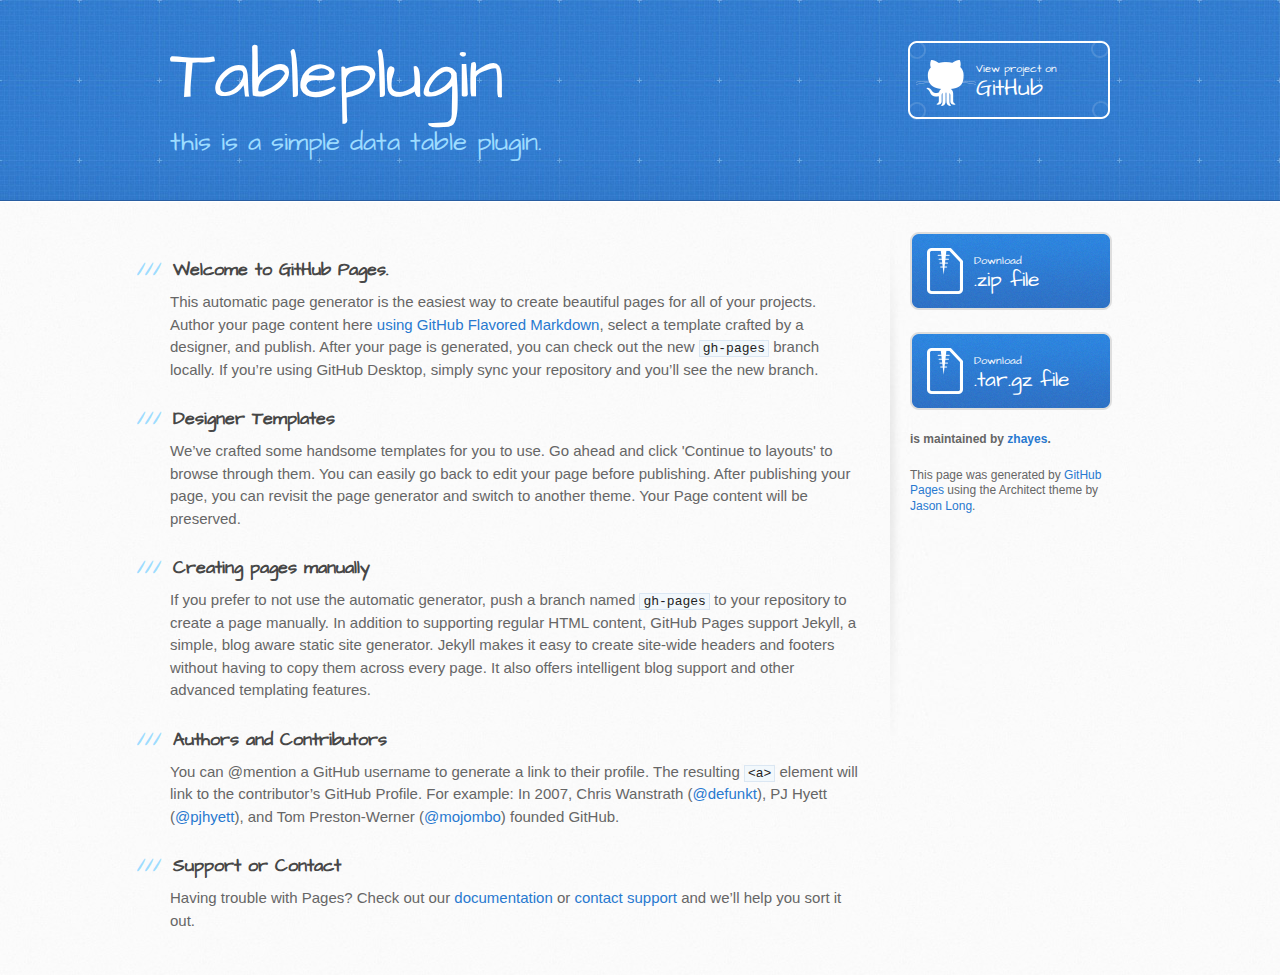
<file: index.html>
<!DOCTYPE html>
<html>
  <head>
    <meta charset='utf-8'>
    <meta http-equiv="X-UA-Compatible" content="chrome=1">
    <meta name="viewport" content="width=device-width, initial-scale=1, maximum-scale=1">
    <link href='https://fonts.googleapis.com/css?family=Architects+Daughter' rel='stylesheet' type='text/css'>
    <link rel="stylesheet" type="text/css" href="stylesheets/stylesheet.css" media="screen">
    <link rel="stylesheet" type="text/css" href="stylesheets/github-light.css" media="screen">
    <link rel="stylesheet" type="text/css" href="stylesheets/print.css" media="print">

    <!--[if lt IE 9]>
    <script src="//html5shiv.googlecode.com/svn/trunk/html5.js"></script>
    <![endif]-->

    <title>Tableplugin by zhayes</title>
  </head>

  <body>
    <header>
      <div class="inner">
        <h1>Tableplugin</h1>
        <h2>this is a simple data table plugin.</h2>
        <a href="https://github.com/zhayes/TablePlugin" class="button"><small>View project on</small> GitHub</a>
      </div>
    </header>

    <div id="content-wrapper">
      <div class="inner clearfix">
        <section id="main-content">
          <h3>
<a id="welcome-to-github-pages" class="anchor" href="#welcome-to-github-pages" aria-hidden="true"><span aria-hidden="true" class="octicon octicon-link"></span></a>Welcome to GitHub Pages.</h3>

<p>This automatic page generator is the easiest way to create beautiful pages for all of your projects. Author your page content here <a href="https://guides.github.com/features/mastering-markdown/">using GitHub Flavored Markdown</a>, select a template crafted by a designer, and publish. After your page is generated, you can check out the new <code>gh-pages</code> branch locally. If you’re using GitHub Desktop, simply sync your repository and you’ll see the new branch.</p>

<h3>
<a id="designer-templates" class="anchor" href="#designer-templates" aria-hidden="true"><span aria-hidden="true" class="octicon octicon-link"></span></a>Designer Templates</h3>

<p>We’ve crafted some handsome templates for you to use. Go ahead and click 'Continue to layouts' to browse through them. You can easily go back to edit your page before publishing. After publishing your page, you can revisit the page generator and switch to another theme. Your Page content will be preserved.</p>

<h3>
<a id="creating-pages-manually" class="anchor" href="#creating-pages-manually" aria-hidden="true"><span aria-hidden="true" class="octicon octicon-link"></span></a>Creating pages manually</h3>

<p>If you prefer to not use the automatic generator, push a branch named <code>gh-pages</code> to your repository to create a page manually. In addition to supporting regular HTML content, GitHub Pages support Jekyll, a simple, blog aware static site generator. Jekyll makes it easy to create site-wide headers and footers without having to copy them across every page. It also offers intelligent blog support and other advanced templating features.</p>

<h3>
<a id="authors-and-contributors" class="anchor" href="#authors-and-contributors" aria-hidden="true"><span aria-hidden="true" class="octicon octicon-link"></span></a>Authors and Contributors</h3>

<p>You can @mention a GitHub username to generate a link to their profile. The resulting <code>&lt;a&gt;</code> element will link to the contributor’s GitHub Profile. For example: In 2007, Chris Wanstrath (<a href="https://github.com/defunkt" class="user-mention">@defunkt</a>), PJ Hyett (<a href="https://github.com/pjhyett" class="user-mention">@pjhyett</a>), and Tom Preston-Werner (<a href="https://github.com/mojombo" class="user-mention">@mojombo</a>) founded GitHub.</p>

<h3>
<a id="support-or-contact" class="anchor" href="#support-or-contact" aria-hidden="true"><span aria-hidden="true" class="octicon octicon-link"></span></a>Support or Contact</h3>

<p>Having trouble with Pages? Check out our <a href="https://help.github.com/pages">documentation</a> or <a href="https://github.com/contact">contact support</a> and we’ll help you sort it out.</p>
        </section>

        <aside id="sidebar">
          <a href="https://github.com/zhayes/TablePlugin/zipball/master" class="button">
            <small>Download</small>
            .zip file
          </a>
          <a href="https://github.com/zhayes/TablePlugin/tarball/master" class="button">
            <small>Download</small>
            .tar.gz file
          </a>

          <p class="repo-owner"><a href="https://github.com/zhayes/TablePlugin"></a> is maintained by <a href="https://github.com/zhayes">zhayes</a>.</p>

          <p>This page was generated by <a href="https://pages.github.com">GitHub Pages</a> using the Architect theme by <a href="https://twitter.com/jasonlong">Jason Long</a>.</p>
        </aside>
      </div>
    </div>

  
  </body>
</html>
</file>
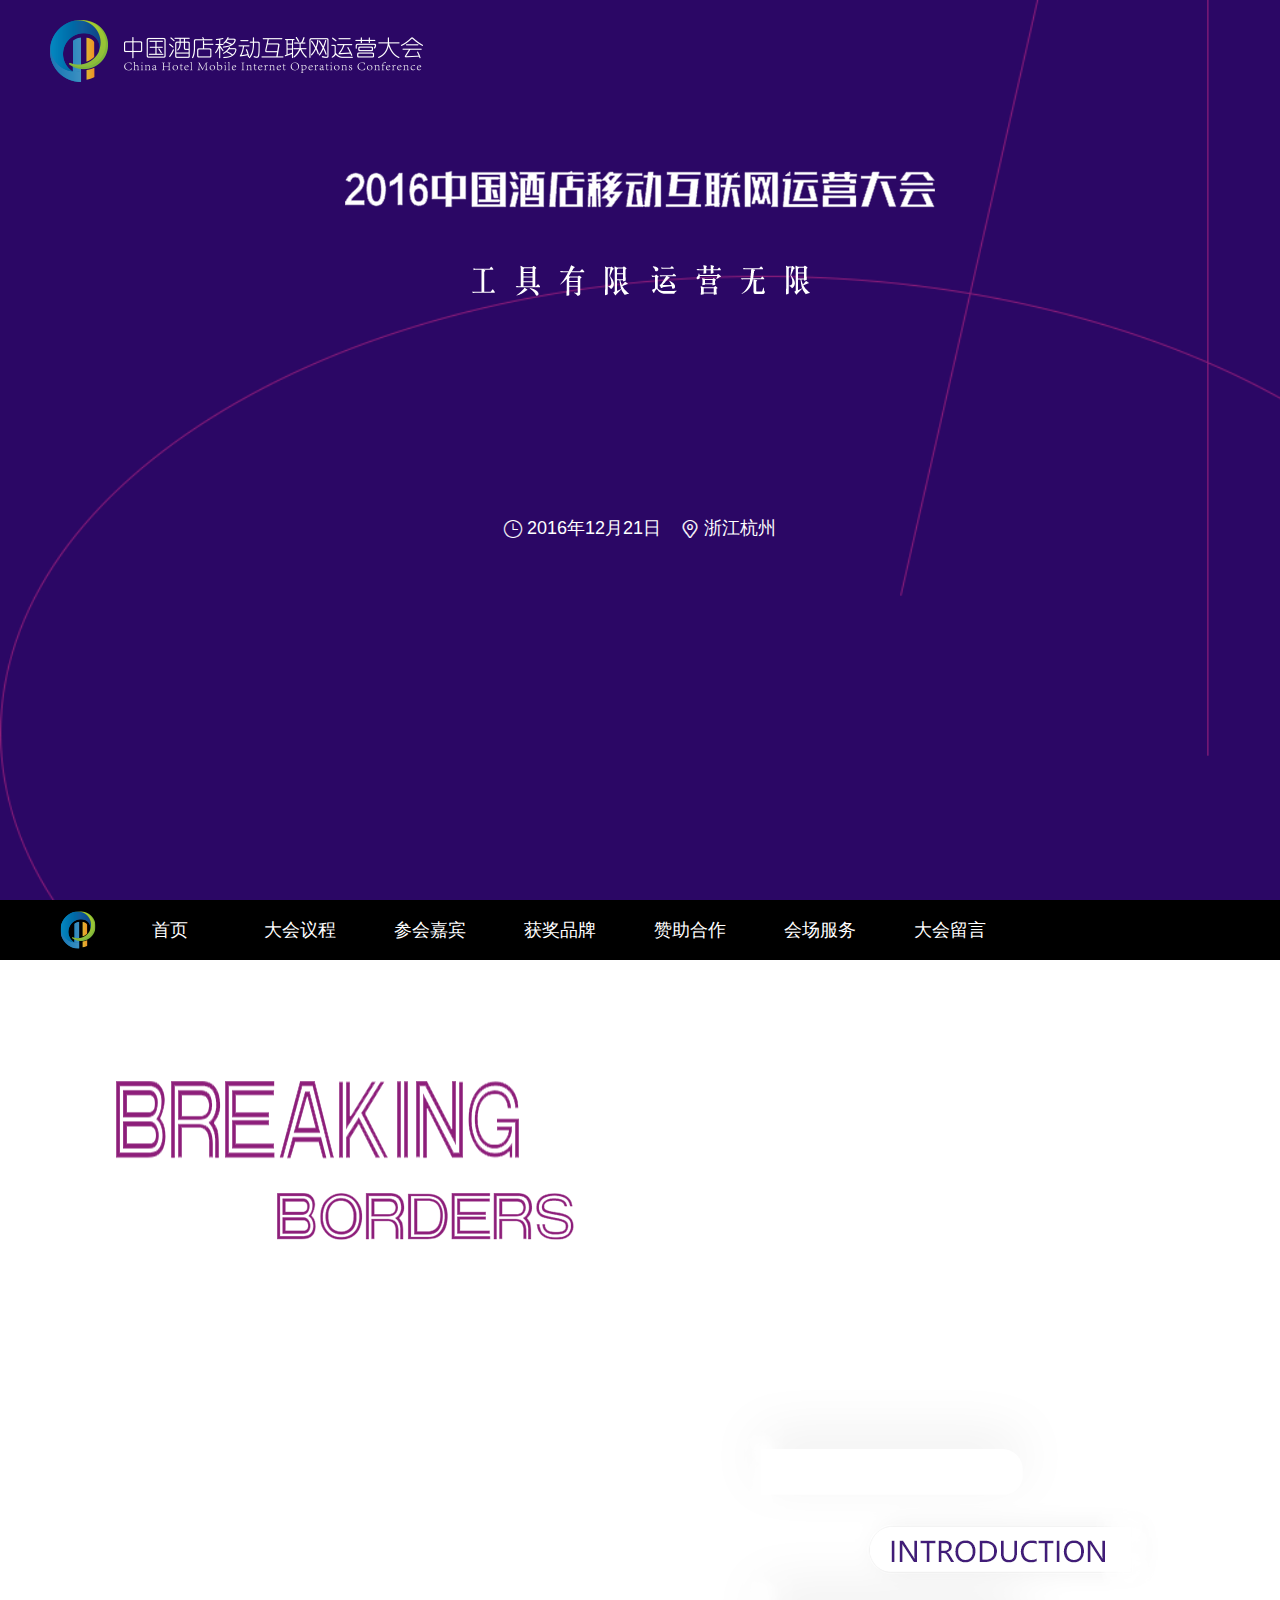
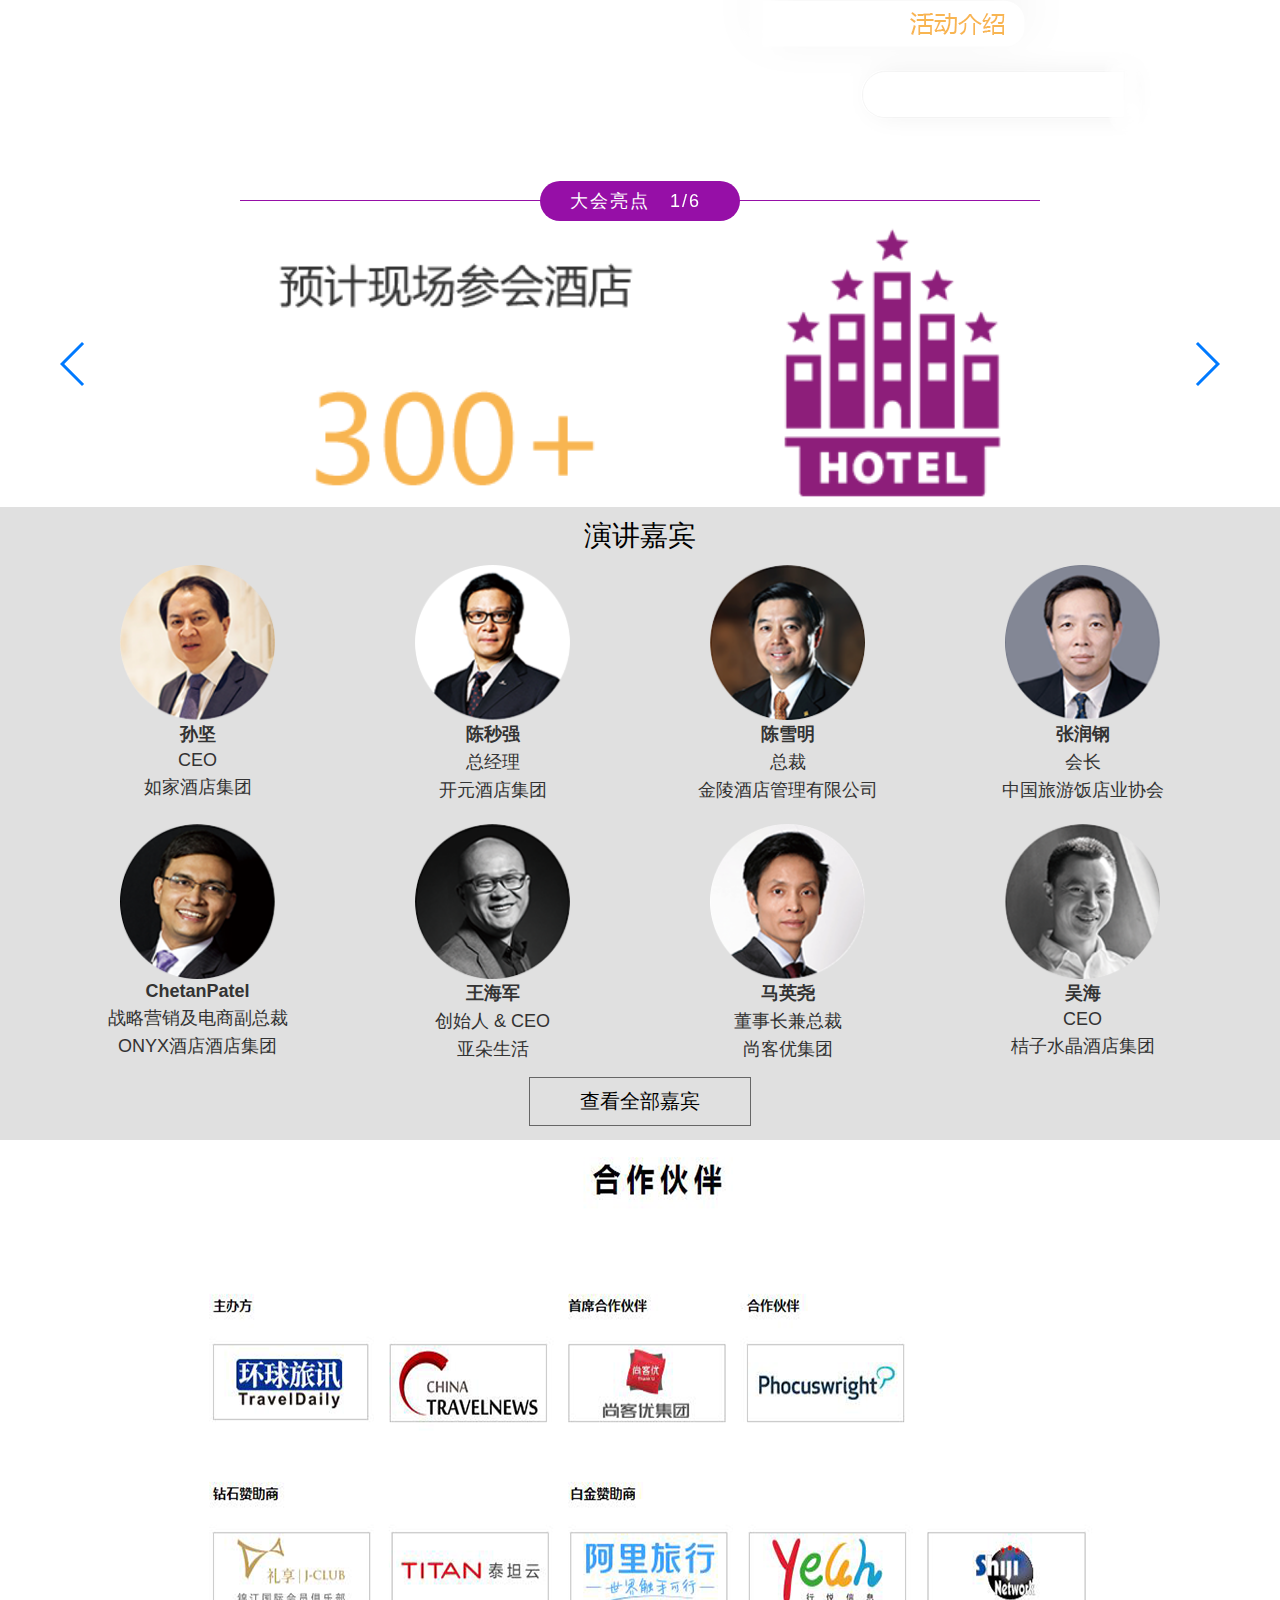
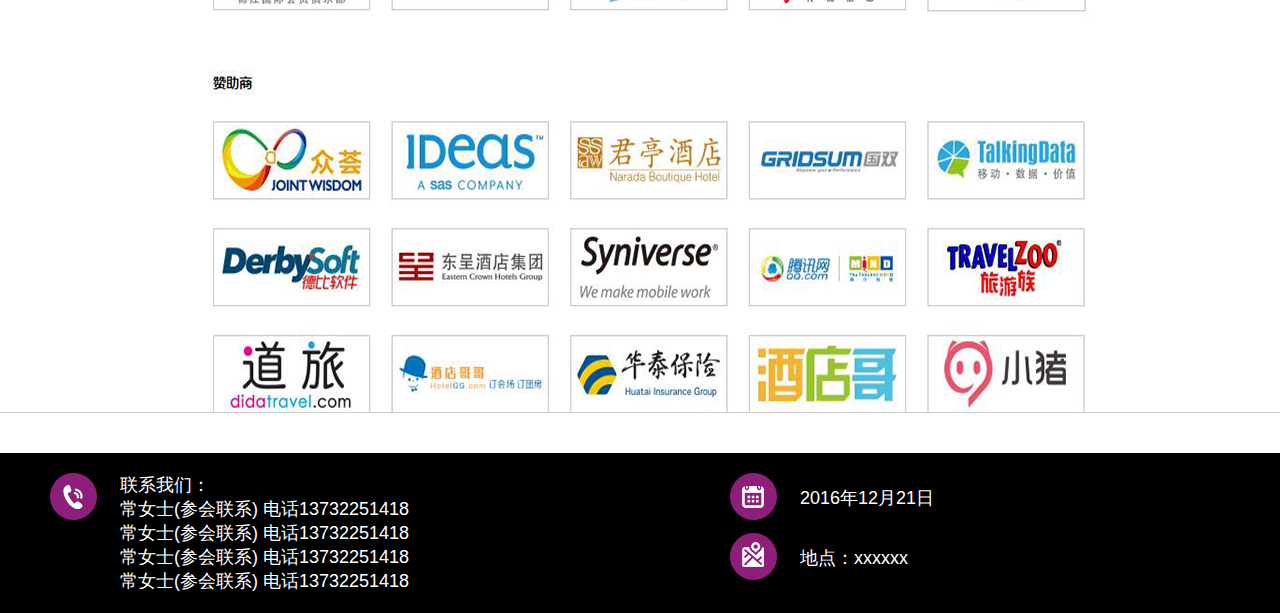
<file: HotelConference/index.html>
<!DOCTYPE html>
<html lang="en">
<head>
    <meta charset="UTF-8">
    <title>Title</title>
    <link rel="stylesheet" href="css/common.css">
    <link rel="stylesheet" href="css/index.css">
    <link rel="stylesheet" href="css/swiper.min.css">
    <link rel="stylesheet" type="text/css" href="font/iconfont.css">
</head>
<body>
    <div class="indexAdvSwrap">
        <div class="indexPageShow">
            <img src="images/title.png">
            <div style="width: 1180px;margin: 0 auto;"><img src="images/main.png" style="margin-top: 150px;margin-left: 295px;"></div>
            <p class="time_site"><i class="iconfont icon-shijian"></i> 2016年12月21日<i class="iconfont icon-didian" style="margin-left: 20px;"></i> 浙江杭州</p>
            <div class="timebox">
                <p style="" id="leftTiem">距离大会开幕还有</p>
                <p class="time" id="time"><!-- <span>xxxx</span>天<span>xx</span>时<span>xxx</span>分 --></p>
            </div>
        </div>
    </div>
    <div>
        <div class="indexSwrapBox" id="navCommon">
            <div class="indexNavBox">
                <ul class="indexNavUl">
                    <li>首页</li>
                    <li>大会议程</li>
                    <li>参会嘉宾</li>
                    <li>获奖品牌</li>
                    <li>赞助合作</li>
                    <li>会场服务</li>
                    <li>大会留言</li>
                </ul>
            </div>
        </div>
        <div class="indexContent">
            <div class="indexContentRow">
                <div class="introPng"></div>
                <div></div>
            </div>
            <div class="indexContentRow">
                <div></div>
                <div class="introContent"></div>
            </div>
        </div>
    </div>
    <div class = "mainContent" style="width: 1180px;">
        <div class="conferenceLight" style="">
            <div class="conferenceLightContent">
                <span>大会亮点</span><div class="swiper-pagination swiper-pagination-fraction" style="display: inline-block;"></div>
            </div>
        </div>
        <div style="margin-top: 20px;">
                <div class="swiper-container">
                    <div class="swiper-wrapper">
                        <div class="swiper-slide"><img src="images/slide1.png"></div>
                        <div class="swiper-slide"><img src="images/slide2.png"></div>
                        <div class="swiper-slide"><img src="images/slide3.png"></div>
                        <div class="swiper-slide"><img src="images/slide4.png"></div>
                        <div class="swiper-slide"><img src="images/slide5.png"></div>
                        <div class="swiper-slide"><img src="images/slide6.png"></div>
                    </div>
                    <div class="swiper-button-prev"></div>
                    <div class="swiper-button-next"></div>
                </div>
            </div>
    </div>
    <div style="background-color: #e0e0e0;padding: 10px 0;min-width: 1180px;">
        <div class="customerTalk">
            <p style="">演讲嘉宾</p>
            <div style="width: 1180px;margin:0 auto;">
                <ul class="customerHeader">
                    <li>
                        <img src="images/h1.png">
                        <p class="cName">孙坚</p>
                        <p>CEO</p>
                        <p>如家酒店集团</p>
                    </li>
                    <li>
                        <img src="images/h2.png">
                        <p class="cName">陈秒强</p>
                        <p>总经理</p>
                        <p>开元酒店集团</p>
                    </li>
                    <li>
                        <img src="images/h3.png">
                        <p class="cName">陈雪明</p>
                        <p>总裁</p>
                        <p>金陵酒店管理有限公司</p>
                    </li>
                    <li>
                        <img src="images/h4.png">
                        <p class="cName">张润钢</p>
                        <p>会长</p>
                        <p>中国旅游饭店业协会</p>
                    </li>
                    <li>
                        <img src="images/h5.png">
                        <p class="cName">ChetanPatel</p>
                        <p>战略营销及电商副总裁</p>
                        <p>ONYX酒店酒店集团</p>
                    </li>
                    <li>
                        <img src="images/h6.png">
                        <p class="cName">王海军</p>
                        <p>创始人 & CEO</p>
                        <p>亚朵生活</p>
                    </li>
                    <li>
                        <img src="images/h7.png">
                        <p class="cName">马英尧</p>
                        <p>董事长兼总裁</p>
                        <p>尚客优集团</p>
                    </li>
                    <li>
                        <img src="images/h8.png">
                        <p class="cName">吴海</p>
                        <p>CEO</p>
                        <p>桔子水晶酒店集团</p>
                    </li>
                </ul>
                <div style="" class="addShow">查看全部嘉宾</div>
            </div>
        </div>
    </div>
    <img src="images/friend.png" width="100%" style="vertical-align:bottom;min-width: 1180px;">
    <div style="border-top:1px solid #ccc;"></div>
    <div class="footer">
        <footer>
            <div class="footerCall">
                <p>联系我们：</p>
                <p>常女士(参会联系) 电话13732251418</p>
                <p>常女士(参会联系) 电话13732251418</p>
                <p>常女士(参会联系) 电话13732251418</p>
                <p>常女士(参会联系) 电话13732251418</p>
            </div>
            <div class="footsite">
                <p class="footerTime">2016年12月21日</p>
                <p class="footerDress">地点：xxxxxx</p>
            </div>
        </footer>
    </div>
    <script src="js/swiper-3.4.0.min.js"></script>
    <script language="javascript"> 
    window.onload=function(){
        var mySwiper = new Swiper('.swiper-container',{
                                    prevButton:'.swiper-button-prev',
                                    nextButton:'.swiper-button-next',
                                    loop: true,
                                    autoplay:2000,
                                    pagination: '.swiper-pagination',
                                    paginationType : 'fraction',
                                    paginationFractionRender: function (swiper, currentClassName, totalClassName) {
                                         return '<span class="' + currentClassName + '"></span>' +
                                            "/"+
                                             '<span class="' + totalClassName + '" style="margin:0px;"></span>';
                                        }})


        function ShowCountDown(year,month,day,divname) { 
            var now = new Date(); 
            var endDate = new Date(year, month-1, day); 
            var leftTime=endDate.getTime()-now.getTime(); 
            if(leftTime<0) {
                document.getElementById("leftTiem").style.display="none"; 
                document.getElementById(divname).style.display= "none";
                return;
            }
            var leftsecond = parseInt(leftTime/1000); 
            //var day1=parseInt(leftsecond/(24*60*60*6)); 
            var day1=Math.floor(leftsecond/(60*60*24)); 
            var hour=Math.floor((leftsecond-day1*24*60*60)/3600); 
            var minute=Math.floor((leftsecond-day1*24*60*60-hour*3600)/60); 
            var second=Math.floor(leftsecond-day1*24*60*60-hour*3600-minute*60);
            (second<10) && (second="0"+second);
            var timeShow = document.getElementById(divname); 
            timeShow.innerHTML = day1+"天"+hour+"小时"+minute+"分"+second+"秒"; 
        } 
        ShowCountDown(2016,12,21,'time')
        window.setInterval(function(){ShowCountDown(2016,12,21,'time');}, 1000);


        (function(){
            var nav = document.getElementById("navCommon");
            var top = nav.offsetTop;
            document.onscroll=function(){
                var sTop = document.body.scrollTop;
                if(sTop>=top){
                    nav.style.position = "fixed";
                    nav.style.top = "0px";
                    nav.style.left = "0px";
                    nav.style.zIndex ="100";
                }else{
                    nav.style.position = "";
                    nav.style.top = "";
                    nav.style.left = "";
                    nav.style.zIndex ="";
                }
            }
        })()
    }
    </script>
</body>
</html>
</file>
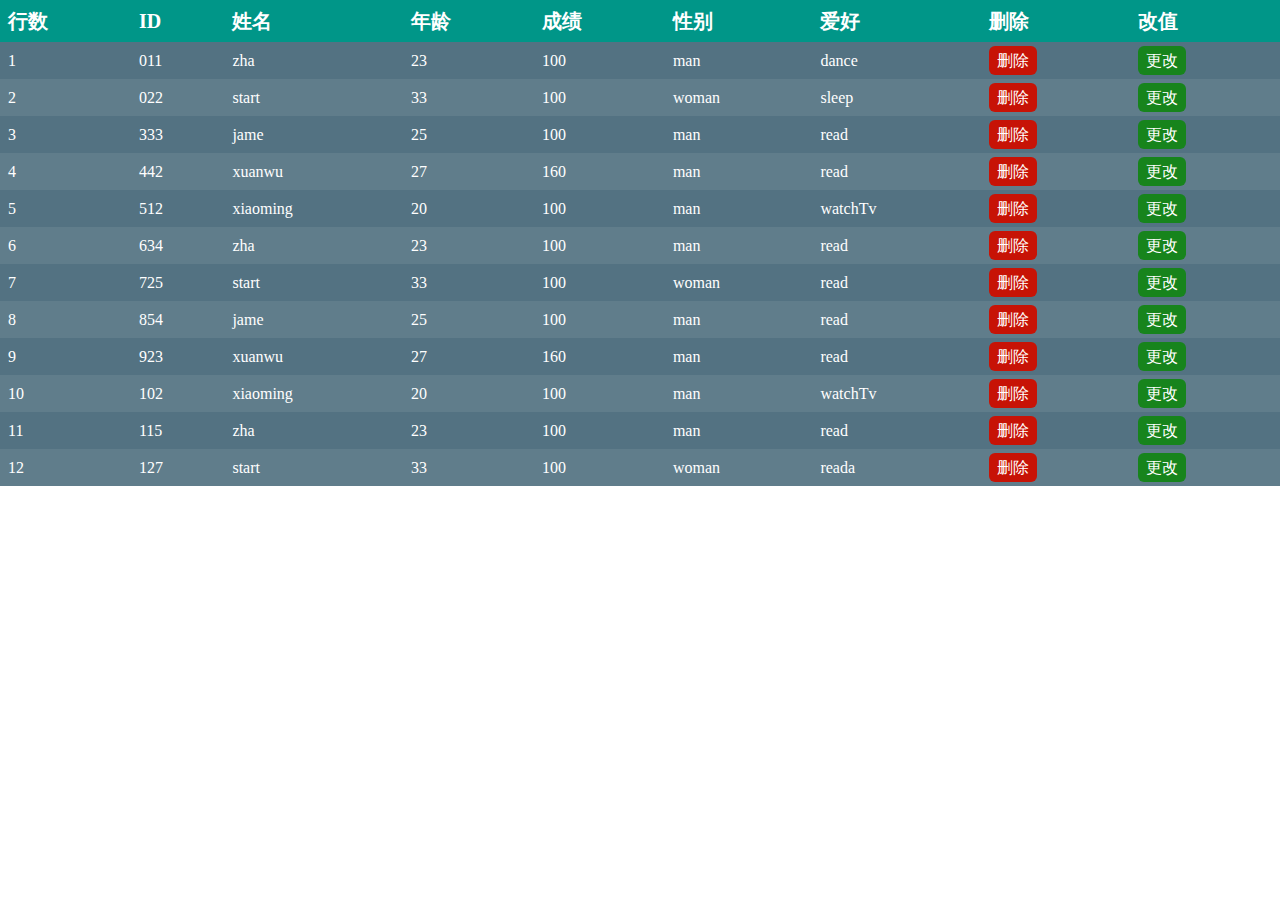
<file: demon.html>
<!DOCTYPE html>
<html lang="en">
<head>
	<meta charset="UTF-8">
	<title>Document</title>
	<link rel="stylesheet" href="css/tablePlugin.css">
	<style>
		
	</style>
</head>
<body>
	<div id="table1"></div>
	<div id="table2"></div>


	
</body>
<script src = "js/jquery-2.2.4.min.js"></script>
<script  src = "js/tablePlugin.js"></script>
<script>
	$(function(){
		
		var data = {
					"state": 1,
					"msg":"",
					"data": [
							{"id":"011","name":"zha","age":23,"grade":100,"sex":"man","hobby":"dance"},
							{"id":"022","name":"start","age":33,"grade":100,"sex":"woman","hobby":"sleep"},
							{"id":"333","name":"jame","age":25,"grade":100,"sex":"man","hobby":"read"},
							{"id":"442","name":"xuanwu","age":27,"grade":160,"sex":"man","hobby":"read"},
							{"id":"512","name":"xiaoming","age":20,"grade":100,"sex":"man","hobby":"watchTv"},
							{"id":"634","name":"zha","age":"23","grade":100,"sex":"man","hobby":"read"},
							{"id":"725","name":"start","age":33,"grade":100,"sex":"woman","hobby":"read"},
							{"id":"854","name":"jame","age":25,"grade":100,"sex":"man","hobby":"read"},
							{"id":"923","name":"xuanwu","age":27,"grade":160,"sex":"man","hobby":"read"},
							{"id":"102","name":"xiaoming","age":20,"grade":100,"sex":"man","hobby":"watchTv"},
							{"id":"115","name":"zha","age":"23","grade":100,"sex":"man","hobby":"read"},
							{"id":"127","name":"start","age":33,"grade":100,"sex":"woman","hobby":"reada"}
						]
				}

		$("#table1").tablePlugin({
			//url : "JSON.txt",
			data : data,
			header : ["id","name","age","grade","sex","hobby","deleteBtn","changeBtn"],
			headerContent : ["ID","姓名","年龄","成绩","性别","爱好","删除","改值"],
			responsive : true,
			//move : ["id","sex","age"],
			btnContent : ["删除","更改"],
			compareElement : "id"
		});

		
	})
	
</script>
</html>
</file>
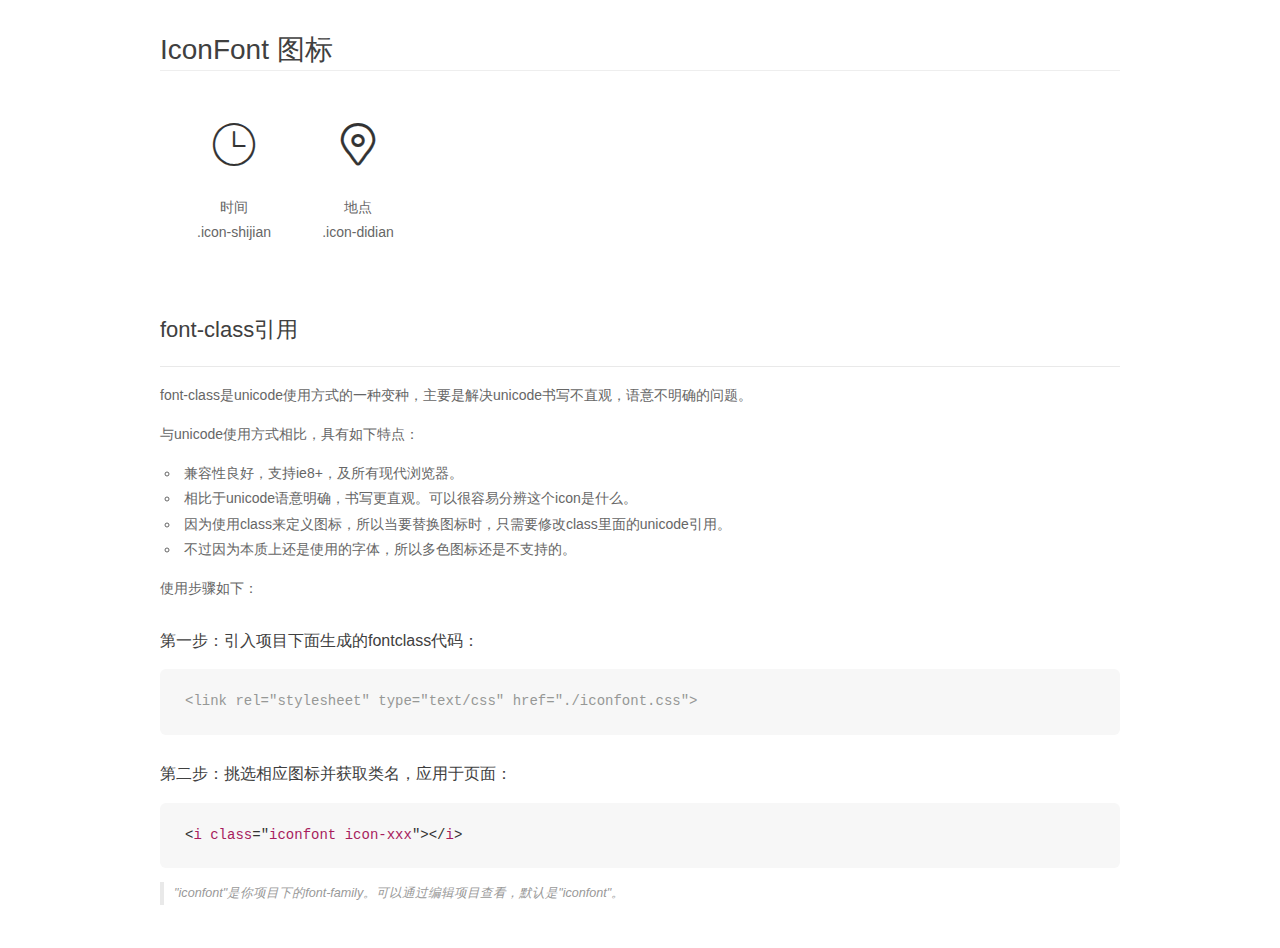
<file: HotelConference/font/demo_fontclass.html>
<!DOCTYPE html>
<html>
<head>
    <meta charset="utf-8"/>
    <title>IconFont</title>
    <link rel="stylesheet" href="demo.css">
    <link rel="stylesheet" href="iconfont.css">
</head>
<body>
    <div class="main markdown">
        <h1>IconFont 图标</h1>
        <ul class="icon_lists clear">
            
                <li>
                <i class="icon iconfont icon-shijian"></i>
                    <div class="name">时间</div>
                    <div class="fontclass">.icon-shijian</div>
                </li>
            
                <li>
                <i class="icon iconfont icon-didian"></i>
                    <div class="name">地点</div>
                    <div class="fontclass">.icon-didian</div>
                </li>
            
        </ul>

        <h2 id="font-class-">font-class引用</h2>
        <hr>

        <p>font-class是unicode使用方式的一种变种，主要是解决unicode书写不直观，语意不明确的问题。</p>
        <p>与unicode使用方式相比，具有如下特点：</p>
        <ul>
        <li>兼容性良好，支持ie8+，及所有现代浏览器。</li>
        <li>相比于unicode语意明确，书写更直观。可以很容易分辨这个icon是什么。</li>
        <li>因为使用class来定义图标，所以当要替换图标时，只需要修改class里面的unicode引用。</li>
        <li>不过因为本质上还是使用的字体，所以多色图标还是不支持的。</li>
        </ul>
        <p>使用步骤如下：</p>
        <h3 id="-fontclass-">第一步：引入项目下面生成的fontclass代码：</h3>


        <pre><code class="lang-js hljs javascript"><span class="hljs-comment">&lt;link rel="stylesheet" type="text/css" href="./iconfont.css"&gt;</span></code></pre>
        <h3 id="-">第二步：挑选相应图标并获取类名，应用于页面：</h3>
        <pre><code class="lang-css hljs">&lt;<span class="hljs-selector-tag">i</span> <span class="hljs-selector-tag">class</span>="<span class="hljs-selector-tag">iconfont</span> <span class="hljs-selector-tag">icon-xxx</span>"&gt;&lt;/<span class="hljs-selector-tag">i</span>&gt;</code></pre>
        <blockquote>
        <p>"iconfont"是你项目下的font-family。可以通过编辑项目查看，默认是"iconfont"。</p>
        </blockquote>
    </div>
</body>
</html>
</file>
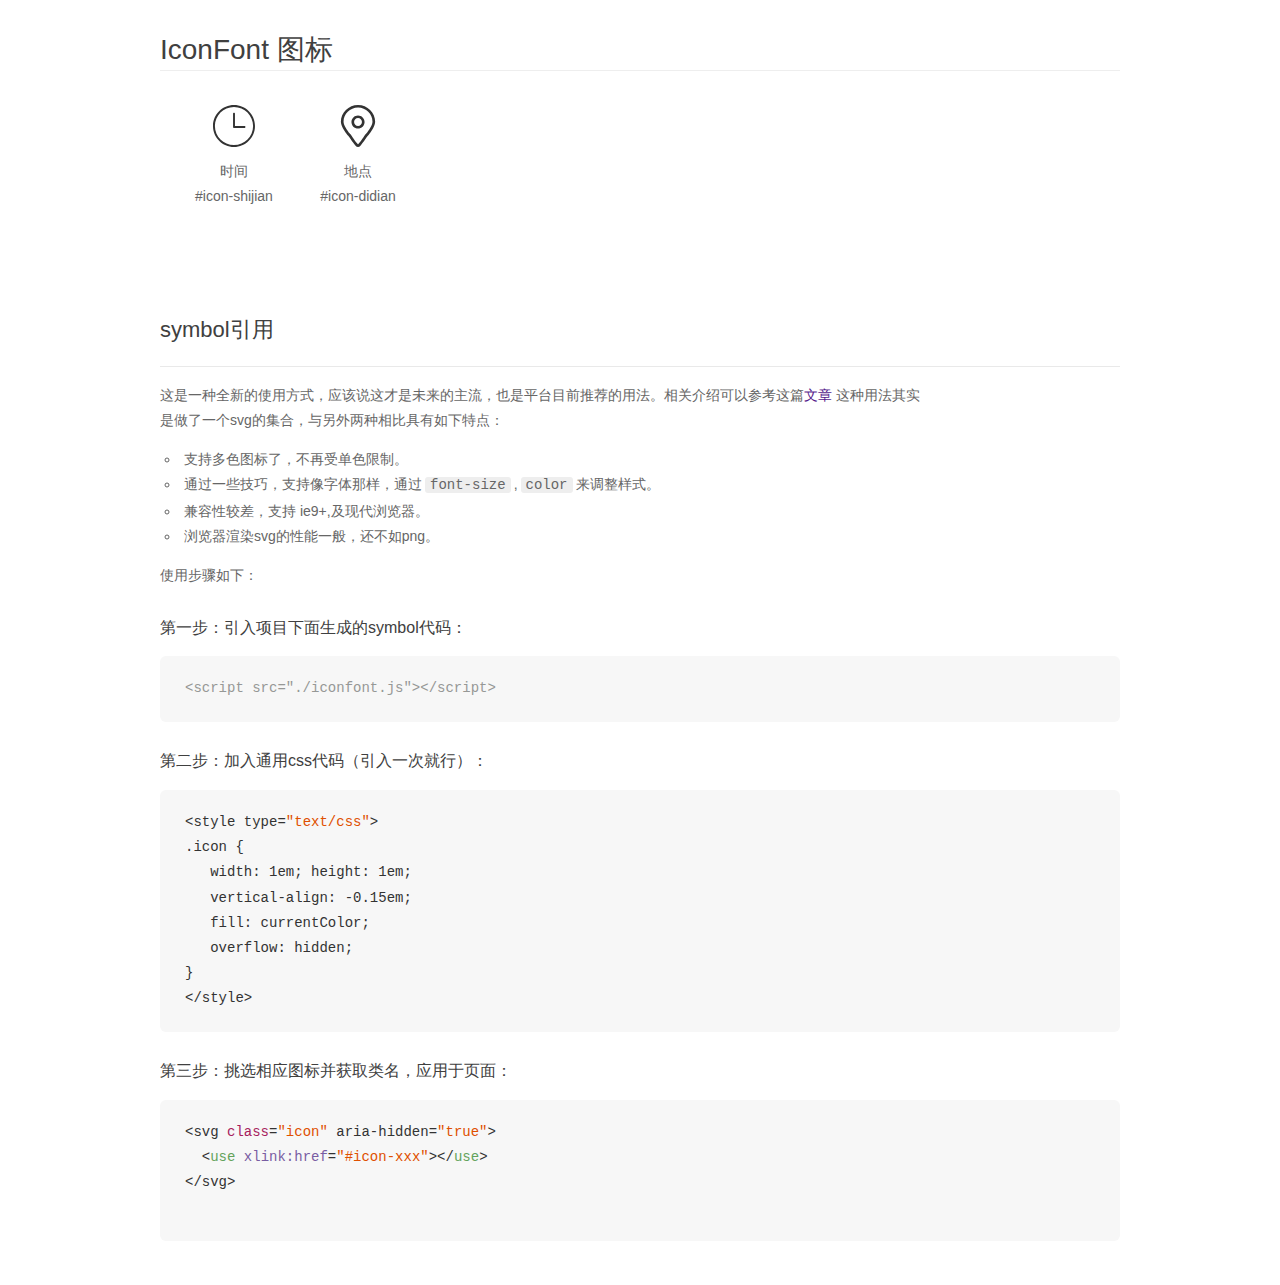
<file: HotelConference/font/demo_symbol.html>
<!DOCTYPE html>
<html>
<head>
    <meta charset="utf-8"/>
    <title>IconFont</title>
    <link rel="stylesheet" href="demo.css">
    <script src="iconfont.js"></script>

    <style type="text/css">
        .icon {
          /* 通过设置 font-size 来改变图标大小 */
          width: 1em; height: 1em;
          /* 图标和文字相邻时，垂直对齐 */
          vertical-align: -0.15em;
          /* 通过设置 color 来改变 SVG 的颜色/fill */
          fill: currentColor;
          /* path 和 stroke 溢出 viewBox 部分在 IE 下会显示
             normalize.css 中也包含这行 */
          overflow: hidden;
        }

    </style>
</head>
<body>
    <div class="main markdown">
        <h1>IconFont 图标</h1>
        <ul class="icon_lists clear">
            
                <li>
                    <svg class="icon" aria-hidden="true">
                        <use xlink:href="#icon-shijian"></use>
                    </svg>
                    <div class="name">时间</div>
                    <div class="fontclass">#icon-shijian</div>
                </li>
            
                <li>
                    <svg class="icon" aria-hidden="true">
                        <use xlink:href="#icon-didian"></use>
                    </svg>
                    <div class="name">地点</div>
                    <div class="fontclass">#icon-didian</div>
                </li>
            
        </ul>


        <h2 id="symbol-">symbol引用</h2>
        <hr>

        <p>这是一种全新的使用方式，应该说这才是未来的主流，也是平台目前推荐的用法。相关介绍可以参考这篇<a href="">文章</a>
        这种用法其实是做了一个svg的集合，与另外两种相比具有如下特点：</p>
        <ul>
          <li>支持多色图标了，不再受单色限制。</li>
          <li>通过一些技巧，支持像字体那样，通过<code>font-size</code>,<code>color</code>来调整样式。</li>
          <li>兼容性较差，支持 ie9+,及现代浏览器。</li>
          <li>浏览器渲染svg的性能一般，还不如png。</li>
        </ul>
        <p>使用步骤如下：</p>
        <h3 id="-symbol-">第一步：引入项目下面生成的symbol代码：</h3>
        <pre><code class="lang-js hljs javascript"><span class="hljs-comment">&lt;script src="./iconfont.js"&gt;&lt;/script&gt;</span></code></pre>
        <h3 id="-css-">第二步：加入通用css代码（引入一次就行）：</h3>
        <pre><code class="lang-js hljs javascript">&lt;style type=<span class="hljs-string">"text/css"</span>&gt;
.icon {
   width: <span class="hljs-number">1</span>em; height: <span class="hljs-number">1</span>em;
   vertical-align: <span class="hljs-number">-0.15</span>em;
   fill: currentColor;
   overflow: hidden;
}
&lt;<span class="hljs-regexp">/style&gt;</span></code></pre>
        <h3 id="-">第三步：挑选相应图标并获取类名，应用于页面：</h3>
        <pre><code class="lang-js hljs javascript">&lt;svg <span class="hljs-class"><span class="hljs-keyword">class</span></span>=<span class="hljs-string">"icon"</span> aria-hidden=<span class="hljs-string">"true"</span>&gt;<span class="xml"><span class="hljs-tag">
  &lt;<span class="hljs-name">use</span> <span class="hljs-attr">xlink:href</span>=<span class="hljs-string">"#icon-xxx"</span>&gt;</span><span class="hljs-tag">&lt;/<span class="hljs-name">use</span>&gt;</span>
</span>&lt;<span class="hljs-regexp">/svg&gt;
        </span></code></pre>
    </div>
</body>
</html>
</file>
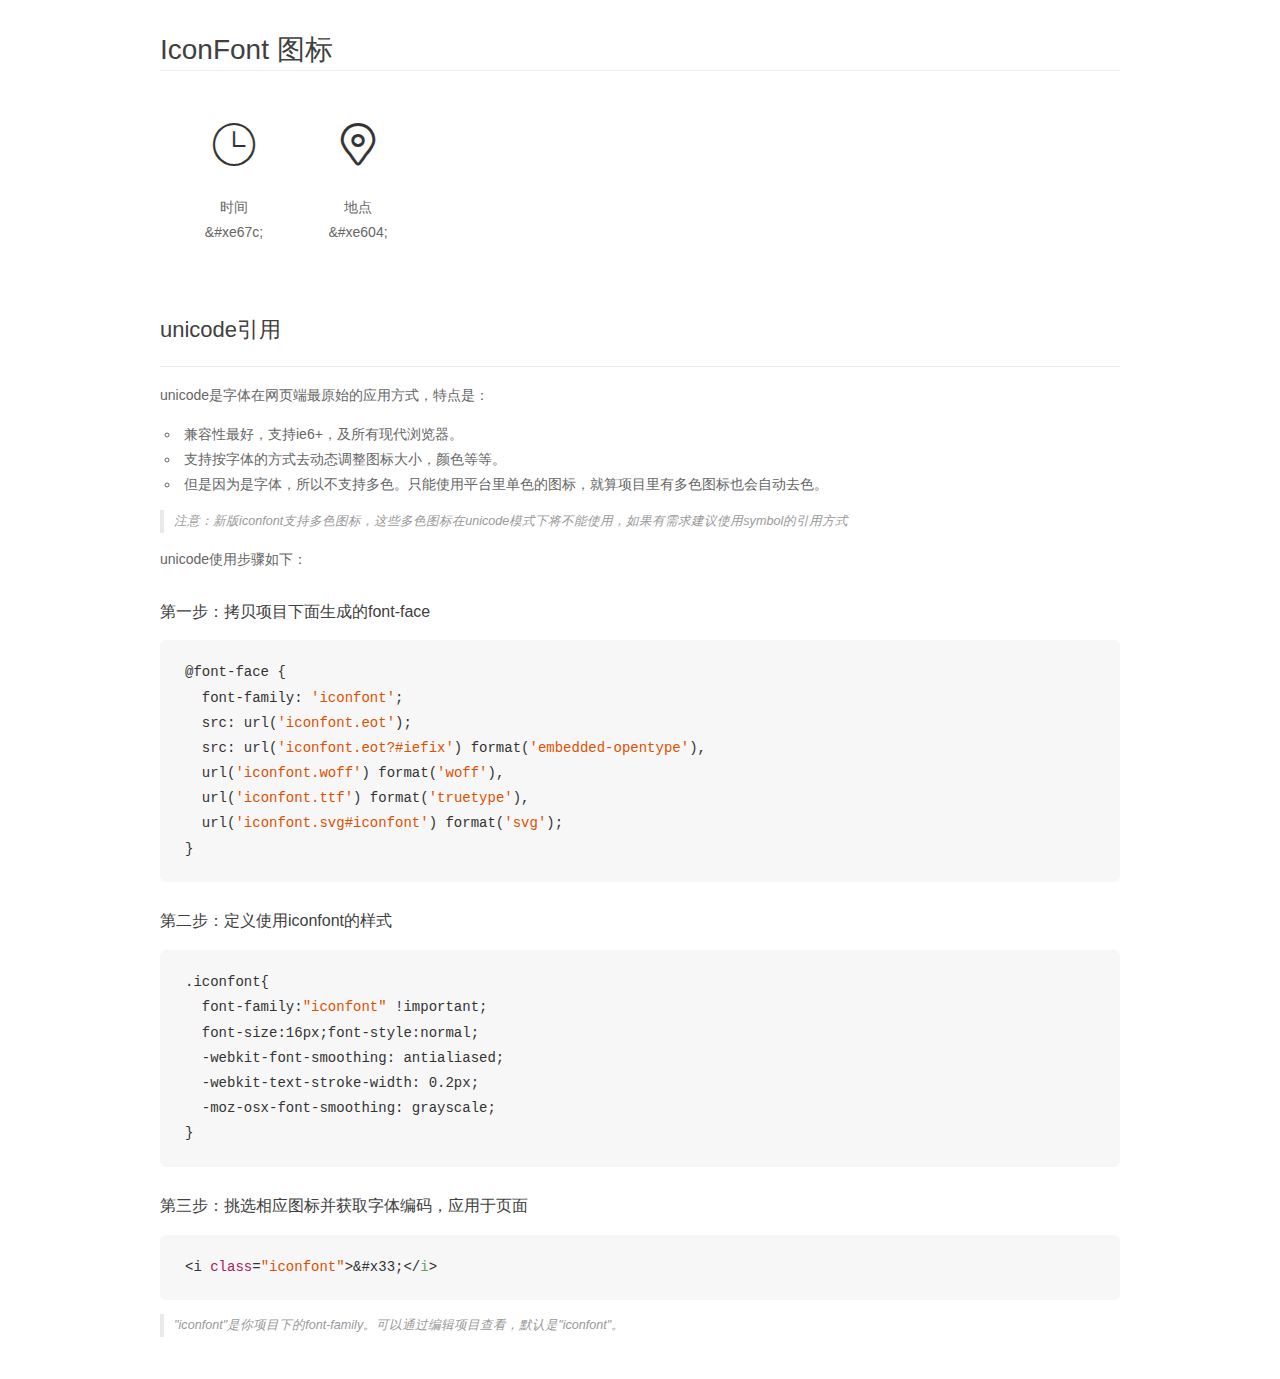
<file: HotelConference/font/demo_unicode.html>
<!DOCTYPE html>
<html>
<head>
    <meta charset="utf-8"/>
    <title>IconFont</title>
    <link rel="stylesheet" href="demo.css">

    <style type="text/css">

        @font-face {font-family: "iconfont";
          src: url('iconfont.eot'); /* IE9*/
          src: url('iconfont.eot#iefix') format('embedded-opentype'), /* IE6-IE8 */
          url('iconfont.woff') format('woff'), /* chrome, firefox */
          url('iconfont.ttf') format('truetype'), /* chrome, firefox, opera, Safari, Android, iOS 4.2+*/
          url('iconfont.svg#iconfont') format('svg'); /* iOS 4.1- */
        }

        .iconfont {
          font-family:"iconfont" !important;
          font-size:16px;
          font-style:normal;
          -webkit-font-smoothing: antialiased;
          -webkit-text-stroke-width: 0.2px;
          -moz-osx-font-smoothing: grayscale;
        }

    </style>
</head>
<body>
    <div class="main markdown">
        <h1>IconFont 图标</h1>
        <ul class="icon_lists clear">
            
                <li>
                <i class="icon iconfont">&#xe67c;</i>
                    <div class="name">时间</div>
                    <div class="code">&amp;#xe67c;</div>
                </li>
            
                <li>
                <i class="icon iconfont">&#xe604;</i>
                    <div class="name">地点</div>
                    <div class="code">&amp;#xe604;</div>
                </li>
            
        </ul>
        <h2 id="unicode-">unicode引用</h2>
        <hr>

        <p>unicode是字体在网页端最原始的应用方式，特点是：</p>
        <ul>
        <li>兼容性最好，支持ie6+，及所有现代浏览器。</li>
        <li>支持按字体的方式去动态调整图标大小，颜色等等。</li>
        <li>但是因为是字体，所以不支持多色。只能使用平台里单色的图标，就算项目里有多色图标也会自动去色。</li>
        </ul>
        <blockquote>
        <p>注意：新版iconfont支持多色图标，这些多色图标在unicode模式下将不能使用，如果有需求建议使用symbol的引用方式</p>
        </blockquote>
        <p>unicode使用步骤如下：</p>
        <h3 id="-font-face">第一步：拷贝项目下面生成的font-face</h3>
        <pre><code class="lang-js hljs javascript">@font-face {
  font-family: <span class="hljs-string">'iconfont'</span>;
  src: url(<span class="hljs-string">'iconfont.eot'</span>);
  src: url(<span class="hljs-string">'iconfont.eot?#iefix'</span>) format(<span class="hljs-string">'embedded-opentype'</span>),
  url(<span class="hljs-string">'iconfont.woff'</span>) format(<span class="hljs-string">'woff'</span>),
  url(<span class="hljs-string">'iconfont.ttf'</span>) format(<span class="hljs-string">'truetype'</span>),
  url(<span class="hljs-string">'iconfont.svg#iconfont'</span>) format(<span class="hljs-string">'svg'</span>);
}
</code></pre>
        <h3 id="-iconfont-">第二步：定义使用iconfont的样式</h3>
        <pre><code class="lang-js hljs javascript">.iconfont{
  font-family:<span class="hljs-string">"iconfont"</span> !important;
  font-size:<span class="hljs-number">16</span>px;font-style:normal;
  -webkit-font-smoothing: antialiased;
  -webkit-text-stroke-width: <span class="hljs-number">0.2</span>px;
  -moz-osx-font-smoothing: grayscale;
}
</code></pre>
        <h3 id="-">第三步：挑选相应图标并获取字体编码，应用于页面</h3>
        <pre><code class="lang-js hljs javascript">&lt;i <span class="hljs-class"><span class="hljs-keyword">class</span></span>=<span class="hljs-string">"iconfont"</span>&gt;&amp;#x33;<span class="xml"><span class="hljs-tag">&lt;/<span class="hljs-name">i</span>&gt;</span></span></code></pre>

        <blockquote>
        <p>"iconfont"是你项目下的font-family。可以通过编辑项目查看，默认是"iconfont"。</p>
        </blockquote>
    </div>


</body>
</html>
</file>
<file: stylesheets/github-light.css>
/*
The MIT License (MIT)

Copyright (c) 2016 GitHub, Inc.

Permission is hereby granted, free of charge, to any person obtaining a copy
of this software and associated documentation files (the "Software"), to deal
in the Software without restriction, including without limitation the rights
to use, copy, modify, merge, publish, distribute, sublicense, and/or sell
copies of the Software, and to permit persons to whom the Software is
furnished to do so, subject to the following conditions:

The above copyright notice and this permission notice shall be included in all
copies or substantial portions of the Software.

THE SOFTWARE IS PROVIDED "AS IS", WITHOUT WARRANTY OF ANY KIND, EXPRESS OR
IMPLIED, INCLUDING BUT NOT LIMITED TO THE WARRANTIES OF MERCHANTABILITY,
FITNESS FOR A PARTICULAR PURPOSE AND NONINFRINGEMENT. IN NO EVENT SHALL THE
AUTHORS OR COPYRIGHT HOLDERS BE LIABLE FOR ANY CLAIM, DAMAGES OR OTHER
LIABILITY, WHETHER IN AN ACTION OF CONTRACT, TORT OR OTHERWISE, ARISING FROM,
OUT OF OR IN CONNECTION WITH THE SOFTWARE OR THE USE OR OTHER DEALINGS IN THE
SOFTWARE.

*/

.pl-c /* comment */ {
  color: #969896;
}

.pl-c1 /* constant, variable.other.constant, support, meta.property-name, support.constant, support.variable, meta.module-reference, markup.raw, meta.diff.header */,
.pl-s .pl-v /* string variable */ {
  color: #0086b3;
}

.pl-e /* entity */,
.pl-en /* entity.name */ {
  color: #795da3;
}

.pl-smi /* variable.parameter.function, storage.modifier.package, storage.modifier.import, storage.type.java, variable.other */,
.pl-s .pl-s1 /* string source */ {
  color: #333;
}

.pl-ent /* entity.name.tag */ {
  color: #63a35c;
}

.pl-k /* keyword, storage, storage.type */ {
  color: #a71d5d;
}

.pl-s /* string */,
.pl-pds /* punctuation.definition.string, string.regexp.character-class */,
.pl-s .pl-pse .pl-s1 /* string punctuation.section.embedded source */,
.pl-sr /* string.regexp */,
.pl-sr .pl-cce /* string.regexp constant.character.escape */,
.pl-sr .pl-sre /* string.regexp source.ruby.embedded */,
.pl-sr .pl-sra /* string.regexp string.regexp.arbitrary-repitition */ {
  color: #183691;
}

.pl-v /* variable */ {
  color: #ed6a43;
}

.pl-id /* invalid.deprecated */ {
  color: #b52a1d;
}

.pl-ii /* invalid.illegal */ {
  color: #f8f8f8;
  background-color: #b52a1d;
}

.pl-sr .pl-cce /* string.regexp constant.character.escape */ {
  font-weight: bold;
  color: #63a35c;
}

.pl-ml /* markup.list */ {
  color: #693a17;
}

.pl-mh /* markup.heading */,
.pl-mh .pl-en /* markup.heading entity.name */,
.pl-ms /* meta.separator */ {
  font-weight: bold;
  color: #1d3e81;
}

.pl-mq /* markup.quote */ {
  color: #008080;
}

.pl-mi /* markup.italic */ {
  font-style: italic;
  color: #333;
}

.pl-mb /* markup.bold */ {
  font-weight: bold;
  color: #333;
}

.pl-md /* markup.deleted, meta.diff.header.from-file */ {
  color: #bd2c00;
  background-color: #ffecec;
}

.pl-mi1 /* markup.inserted, meta.diff.header.to-file */ {
  color: #55a532;
  background-color: #eaffea;
}

.pl-mdr /* meta.diff.range */ {
  font-weight: bold;
  color: #795da3;
}

.pl-mo /* meta.output */ {
  color: #1d3e81;
}
</file>
<file: stylesheets/print.css>
html, body, div, span, applet, object, iframe,
h1, h2, h3, h4, h5, h6, p, blockquote, pre,
a, abbr, acronym, address, big, cite, code,
del, dfn, em, img, ins, kbd, q, s, samp,
small, strike, strong, sub, sup, tt, var,
b, u, i, center,
dl, dt, dd, ol, ul, li,
fieldset, form, label, legend,
table, caption, tbody, tfoot, thead, tr, th, td,
article, aside, canvas, details, embed,
figure, figcaption, footer, header, hgroup,
menu, nav, output, ruby, section, summary,
time, mark, audio, video {
  padding: 0;
  margin: 0;
  font: inherit;
  font-size: 100%;
  vertical-align: baseline;
  border: 0;
}
/* HTML5 display-role reset for older browsers */
article, aside, details, figcaption, figure,
footer, header, hgroup, menu, nav, section {
  display: block;
}
body {
  line-height: 1;
}
ol, ul {
  list-style: none;
}
blockquote, q {
  quotes: none;
}
blockquote:before, blockquote:after,
q:before, q:after {
  content: '';
  content: none;
}
table {
  border-spacing: 0;
  border-collapse: collapse;
}
body {
  font-family: 'Helvetica Neue', Helvetica, Arial, serif;
  font-size: 13px;
  line-height: 1.5;
  color: #000;
}

a {
  font-weight: bold;
  color: #d5000d;
}

header {
  padding-top: 35px;
  padding-bottom: 10px;
}

header h1 {
  font-size: 48px;
  font-weight: bold;
  line-height: 1.2;
  color: #303030;
  letter-spacing: -1px;
}

header h2 {
  font-size: 24px;
  font-weight: normal;
  line-height: 1.3;
  color: #aaa;
  letter-spacing: -1px;
}
#downloads {
  display: none;
}
#main_content {
  padding-top: 20px;
}

code, pre {
  margin-bottom: 30px;
  font-family: Monaco, "Bitstream Vera Sans Mono", "Lucida Console", Terminal;
  font-size: 12px;
  color: #222;
}

code {
  padding: 0 3px;
}

pre {
  padding: 20px;
  overflow: auto;
  border: solid 1px #ddd;
}
pre code {
  padding: 0;
}

ul, ol, dl {
  margin-bottom: 20px;
}


/* COMMON STYLES */

table {
  width: 100%;
  border: 1px solid #ebebeb;
}

th {
  font-weight: 500;
}

td {
  font-weight: 300;
  text-align: center;
  border: 1px solid #ebebeb;
}

form {
  padding: 20px;
  background: #f2f2f2;

}


/* GENERAL ELEMENT TYPE STYLES */

h1 {
  font-size: 2.8em;
}

h2 {
  margin-bottom: 8px;
  font-size: 22px;
  font-weight: bold;
  color: #303030;
}

h3 {
  margin-bottom: 8px;
  font-size: 18px;
  font-weight: bold;
  color: #d5000d;
}

h4 {
  font-size: 16px;
  font-weight: bold;
  color: #303030;
}

h5 {
  font-size: 1em;
  color: #303030;
}

h6 {
  font-size: .8em;
  color: #303030;
}

p {
  margin-bottom: 20px;
  font-weight: 300;
}

a {
  text-decoration: none;
}

p a {
  font-weight: 400;
}

blockquote {
  padding: 0 0 0 30px;
  margin-bottom: 20px;
  font-size: 1.6em;
  border-left: 10px solid #e9e9e9;
}

ul li {
  padding-left: 20px;
  list-style-position: inside;
  list-style: disc;
}

ol li {
  padding-left: 3px;
  list-style-position: inside;
  list-style: decimal;
}

dl dd {
  font-style: italic;
  font-weight: 100;
}

footer {
  padding-top: 20px;
  padding-bottom: 30px;
  margin-top: 40px;
  font-size: 13px;
  color: #aaa;
}

footer a {
  color: #666;
}

/* MISC */
.clearfix:after {
  display: block;
  height: 0;
  clear: both;
  visibility: hidden;
  content: '.';
}

.clearfix {display: inline-block;}
* html .clearfix {height: 1%;}
.clearfix {display: block;}
</file>
<file: HotelConference/css/common.css>
/*common css*/

html,body,a,span,p,div,i,em,button,table,thead,tbody,tfoot,tr,td,form,textarea,h1,h2,h3,h4,h5,h6,nav,section,aside,article,ul,li,header,footer,img,input,select,option{
	margin: 0px;
	padding: 0px;
	font-family: "Microsoft YaHei",Arial;
	font-size: 14px;
}
ul li{
	list-style: none;
}
a{
	text-decoration: none;
	outline: none;
	color: #333;
}
table{
	border-collapse: collapse;
}
button{
	outline: none;
	cursor: pointer;
}
img{
	border: 0px;
}

html,body{
	width: 100%;
	height: 100%;
	background-color: #ffffff;
}
aside{
	min-width: 90px;
	position: fixed;
	left: 0px;
	top: 0px;
	height: 100%;
}
section{
	height:100%;
	background-color:#eaeaea;
	margin-left:90px;
}


/*侧边栏样式*/
</file>
<file: HotelConference/css/index.css>
div.indexAdvSwrap{
    width: 100%;
    min-width: 1180px;
    height: 100%;
    min-height: 600px;
    background-color: #2b0765;
    background-image: url("../images/indexPng");
    background-repeat: no-repeat;
    background-position: center;
    background-size: cover;
    text-align: center;
}
div.indexPageShow{
    width: 1180px;
    height: 100%;
    margin: 0 auto;
    position: relative;
}
p.time_site{
    position: absolute;
    bottom: 40%;
    width: 100%;
    text-align: center;
    font-size: 20px;
}
p.time_site i{
    font-size: 18px;
}
div.timebox{
    position: absolute;
    bottom: 100px;
    left: 515px;
}
.time{
    margin-top: 10px;
}
div.timebox p,div.timebox p span{
    text-align: center;
    font-size: 18px;
    color: #ffffff
}
.indexAdvSwrap img{
    position: absolute;
    top: 20px;
    left: 0px;
}
.indexSwrapBox{
    background-color: #000000;
    width: 100%;
}

.indexSwrapBox .indexNavBox{
    position: relative;
    width: 1180px;
    height:60px;
    margin: 0 auto;
    background: url("../images/logoTab.png") no-repeat 10px;
}

.indexSwrapBox .indexNavBox .indexNavUl{
    margin-left: 50px;
    background-color: #000000;
}

.indexSwrapBox .indexNavBox .indexNavUl:after{
    display: block;
    content: "";
    width: 100%;
    clear: both;
}

.indexSwrapBox .indexNavBox .indexNavUl li{
    float: left;
    width: 120px;
    margin-left: 10px;
    text-align: center;
    font-size: 18px;
    color: #ffffff;
    line-height: 60px;
}
.customerHeader li p.cName{
    font-weight: bold;
}
.indexContent{
    width: 1180px;
    background-color: #ffffff;
    display: table;
    margin: 0 auto;
}

div.indexPageShow p{
    text-align: center;
    font-size: 18px;
    color: #ffffff
}
.indexContent .indexContentRow{
    display: table-row;
}

.indexContent .indexContentRow div{
    display: table-cell;
    width: 600px;
    height: 400px;
}

div.indexContentRow div.introPng{
    background: url("../images/a breaing.png") no-repeat center;
}
div.indexContentRow div.introContent{
    background: url("../images/b introduction.png") no-repeat center;
}

div.mainContent{
    width: 1180px;
    padding-top: 40px;
    margin: 0 auto;
}

div.mainContent div.conferenceLight{
    position: relative;
    width: 800px;
    margin: 0 auto;
    border-top: 1px solid #960fa7;
}

div.mainContent div.conferenceLight div.conferenceLightContent{
    position: absolute;
    width: 200px;
    height: 40px;
    line-height: 40px;
    top: -20px;
    left: 300px;
    /*text-align: center;*/
    background-color: #960fa7;
    border-radius: 20px;
    font-size: 18px;
    color: #ffffff;
    letter-spacing: 2px;
}
div.mainContent div.conferenceLight div.conferenceLightContent span{
    font-size: inherit;
    display: inline-block;
    margin-left: 30px;
}
.customerTalk{
    width: 1180px;
    margin: 0 auto;
}
.customerTalk p{
    text-align: center;
    font-size: 28px;
}
.customerHeader:after{
    content: "";
    width: 100%;
    clear: both;
    display: block;
}
.customerHeader li{
    padding: 10px 0;
    float: left;
    width: 25%;
    text-align: center;
}
.customerHeader li img{
    width: 155px;
    height: 155px;
    vertical-align: top;
}

.customerHeader li p{
    font-size: 18px;
    color: #333;
    padding: 2px 0;
}

.addShow{
    width: 200px;
    margin: 4px auto;
    font-size: 20px;
    border: 1px solid #666;
    text-align: center;
    padding: 10px;
    cursor: pointer;
}
.swiper-container-horizontal>.swiper-pagination-bullets, .swiper-pagination-custom, .swiper-pagination-fraction{
    bottom: 0px !important; 
    left: 130px !important;
    width : auto !important;
    font-size: 18px !important;
}
.swiper-container-horizontal>.swiper-pagination-bullets, .swiper-pagination-custom, .swiper-pagination-fraction span{
    margin: 0px !important;
}
.footer{
    background-color: #000000;
    min-width: 1180px;
    padding: 20px 0px;
    margin-top: 40px;
}
.footer footer{
    width: 1180px;
    margin: 0 auto;
}
.footer footer div.footerCall{
    width: 680px;
    float: left;
}
.footer footer:after{
    content:"";
    width: 100%;
    display: block;
    clear: both;
}
.footer footer div.footsite{
    width: 500px;
    float: right;
}
.footer footer div.footerCall{
    background:url("../images/call.png") no-repeat;
}
.footer footer div.footerCall p,.footer footer div.footsite p{
    color: #ffffff;
    font-size: 18px;
    padding-left: 70px;
}

p.footerTime{
    line-height: 50px;
    background: url("../images/time.png") no-repeat;
}
p.footerDress{
    margin-top: 10px;
    line-height: 50px;
    background: url("../images/site.png") no-repeat;
}
div.swiper-wrapper div.swiper-slide{
    text-align: center;
}
div.swiper-wrapper div.swiper-slide img{
    width:80%;
}
</file>
<file: HotelConference/font/iconfont.css>
@font-face {font-family: "iconfont";
  src: url('iconfont.eot?t=1479740901061'); /* IE9*/
  src: url('iconfont.eot?t=1479740901061#iefix') format('embedded-opentype'), /* IE6-IE8 */
  url('iconfont.woff?t=1479740901061') format('woff'), /* chrome, firefox */
  url('iconfont.ttf?t=1479740901061') format('truetype'), /* chrome, firefox, opera, Safari, Android, iOS 4.2+*/
  url('iconfont.svg?t=1479740901061#iconfont') format('svg'); /* iOS 4.1- */
}

.iconfont {
  font-family:"iconfont" !important;
  font-size:16px;
  font-style:normal;
  -webkit-font-smoothing: antialiased;
  -webkit-text-stroke-width: 0.2px;
  -moz-osx-font-smoothing: grayscale;
}

.icon-shijian:before { content: "\e67c"; }

.icon-didian:before { content: "\e604"; }
</file>
<file: css/tablePlugin.css>
@charset "utf-8";
		*{
			margin: 0px;
			padding: 0px;
		}
		
		ul li{
			list-style: none;
		}
		
		.tableSwrap{
			display: table;
		}

		.tableHeader{
			display: table-header-group;
			background-color: #009688;
			color: #ffffff;
			font-size: 20px;
			font-weight: bold;
			line-height: 30px;
		}

		.tableContent{
			display: table-row-group;
			color: #ffffff;
			font-size: 16px;
			line-height: 20px;
		}

		.tableSwrap div ul.row {
			display: table-row;
		}
		.tableSwrap div ul.row >li{
			display: table-cell;
			max-width: 100px;
			padding: 6px 8px;
			text-align: left;
			overflow: hidden;
			text-overflow: ellipsis;
			white-space: nowrap;
		}
		ul.row li.moveColor:{
			background-color: black;
			border-right: 1px solid #ffffff;
			border-left: 1px solid #ffffff;
		}
		.tableSwrap .tableContent .row:hover{
			background-color: #346F8C!important;
		}
		.tableSwrap .tableContent .row li:hover{
			background-color: black;
			cursor: context-menu;
		}
		.tableSwrap .tableContent .row:nth-child(2n-1){
			background-color: #537282;
		}

		.tableSwrap .tableContent .row:nth-child(2n){
			background-color: #607D8B;
		}

		/*按钮 样式如下*/
		._btnClass{
			line-height: 25px;
			padding: 6px 8px;
			border-radius: 6px;
			-webkit-border-radius: 6px;
			-moz-border-radius: 6px;
			-ms-border-radius: 6px;
			-o-border-radius: 6px;
			background-color: #eaeaea;
			color: #ffffff;
		}
		._btnClass:hover{
			cursor: pointer;
		}
		.commonBtnClass{
			background-color: #087BD6;
			
		}
		.deleteBtnClass{
			background-color: #C71306;
		}
		.changeBtnClass{
			background-color: #17841C;
		}
		.addBtnClass{
			background-color: #324198;
		}

	/* 更改信息弹出框 样式 */
	div.alertBox{
				display: none;
				position: fixed;
				left: 0px;
				right: 0px;
				bottom: 0px;
				top: 0px;
				margin: auto;
				width: 100%;
				height: auto;
				max-width: 750px;
				max-height: 300px;
				background-color: #bbb;
				-webkit-border-radius: 6px;
				-moz-border-radius: 6px;
				-ms-border-radius: 6px;
				-o-border-radius: 6px;
				overflow: hidden;
			}
		div.alertBox p.alertHead{
			line-height: 30px;
			background-color: #eaeaea;
			text-align: left;
			padding: 0px 8px;
		}
		div.alertBox p.alertHead span.rowChangeData{
			color: red;
			font-size: 20px;
			font-weight: bold;
		}
		div.alertBox div.alertContent{
			height: 213px;
			overflow-y: auto;
		}
		div.alertBox div.alertContent ul li{
			float: left;
			padding: 8px;
			text-align: left;
			width: 320px;
		}
		div.alertBox div.alertContent ul li p{
		}
		div.alertBox div.alertContent ul li p input{
			display: block;
			width: 100%;
			box-sizing: border-box;
			border: 1px solid #999;
			padding: 2px 4px;
			line-height: 20px;
			font-size: 18px;
			outline: none;
		}
		div.alertBox div.alertContent ul:after{
			display: block;
			content: "";
			width: 100%;
			clear: both;
		}
		div.alertBox div.alertContent ul li p input:focus{
			border-color: blue;
			box-shadow: 0px 0px 5px blue;
		}
		div.alertBox div.alertBoxBottom{
			display: flex;
			justify-content:space-around;
			padding: 10px 0px;
		}
		div.alertBox div.alertBoxBottom a.saveBtn
		{
			background-color: #324198;
		}
		div.alertBox div.alertBoxBottom a.notsaveBtn
		{
			background-color: #C71306;
		}
</file>
<file: stylesheets/stylesheet.css>
/*! normalize.css v3.0.2 | MIT License | git.io/normalize */

/**
 * 1. Set default font family to sans-serif.
 * 2. Prevent iOS text size adjust after orientation change, without disabling
 *    user zoom.
 */

html {
  font-family: sans-serif; /* 1 */
  -webkit-text-size-adjust: 100%; /* 2 */
  -ms-text-size-adjust: 100%; /* 2 */
}

/**
 * Remove default margin.
 */

body {
  margin: 0;
}

/* HTML5 display definitions
   ========================================================================== */

/**
 * Correct `block` display not defined for any HTML5 element in IE 8/9.
 * Correct `block` display not defined for `details` or `summary` in IE 10/11
 * and Firefox.
 * Correct `block` display not defined for `main` in IE 11.
 */

article,
aside,
details,
figcaption,
figure,
footer,
header,
hgroup,
main,
menu,
nav,
section,
summary {
  display: block;
}

/**
 * 1. Correct `inline-block` display not defined in IE 8/9.
 * 2. Normalize vertical alignment of `progress` in Chrome, Firefox, and Opera.
 */

audio,
canvas,
progress,
video {
  display: inline-block; /* 1 */
  vertical-align: baseline; /* 2 */
}

/**
 * Prevent modern browsers from displaying `audio` without controls.
 * Remove excess height in iOS 5 devices.
 */

audio:not([controls]) {
  display: none;
  height: 0;
}

/**
 * Address `[hidden]` styling not present in IE 8/9/10.
 * Hide the `template` element in IE 8/9/11, Safari, and Firefox < 22.
 */

[hidden],
template {
  display: none;
}

/* Links
   ========================================================================== */

/**
 * Remove the gray background color from active links in IE 10.
 */

a {
  background-color: transparent;
}

/**
 * Improve readability when focused and also mouse hovered in all browsers.
 */

a:active,
a:hover {
  outline: 0;
}

/* Text-level semantics
   ========================================================================== */

/**
 * Address styling not present in IE 8/9/10/11, Safari, and Chrome.
 */

abbr[title] {
  border-bottom: 1px dotted;
}

/**
 * Address style set to `bolder` in Firefox 4+, Safari, and Chrome.
 */

b,
strong {
  font-weight: bold;
}

/**
 * Address styling not present in Safari and Chrome.
 */

dfn {
  font-style: italic;
}

/**
 * Address variable `h1` font-size and margin within `section` and `article`
 * contexts in Firefox 4+, Safari, and Chrome.
 */

h1 {
  margin: 0.67em 0;
  font-size: 2em;
}

/**
 * Address styling not present in IE 8/9.
 */

mark {
  color: #000;
  background: #ff0;
}

/**
 * Address inconsistent and variable font size in all browsers.
 */

small {
  font-size: 80%;
}

/**
 * Prevent `sub` and `sup` affecting `line-height` in all browsers.
 */

sub,
sup {
  position: relative;
  font-size: 75%;
  line-height: 0;
  vertical-align: baseline;
}

sup {
  top: -0.5em;
}

sub {
  bottom: -0.25em;
}

/* Embedded content
   ========================================================================== */

/**
 * Remove border when inside `a` element in IE 8/9/10.
 */

img {
  border: 0;
}

/**
 * Correct overflow not hidden in IE 9/10/11.
 */

svg:not(:root) {
  overflow: hidden;
}

/* Grouping content
   ========================================================================== */

/**
 * Address margin not present in IE 8/9 and Safari.
 */

figure {
  margin: 1em 40px;
}

/**
 * Address differences between Firefox and other browsers.
 */

hr {
  height: 0;
  -moz-box-sizing: content-box;
  box-sizing: content-box;
}

/**
 * Contain overflow in all browsers.
 */

pre {
  overflow: auto;
}

/**
 * Address odd `em`-unit font size rendering in all browsers.
 */

code,
kbd,
pre,
samp {
  font-family: monospace, monospace;
  font-size: 1em;
}

/* Forms
   ========================================================================== */

/**
 * Known limitation: by default, Chrome and Safari on OS X allow very limited
 * styling of `select`, unless a `border` property is set.
 */

/**
 * 1. Correct color not being inherited.
 *    Known issue: affects color of disabled elements.
 * 2. Correct font properties not being inherited.
 * 3. Address margins set differently in Firefox 4+, Safari, and Chrome.
 */

button,
input,
optgroup,
select,
textarea {
  margin: 0; /* 3 */
  font: inherit; /* 2 */
  color: inherit; /* 1 */
}

/**
 * Address `overflow` set to `hidden` in IE 8/9/10/11.
 */

button {
  overflow: visible;
}

/**
 * Address inconsistent `text-transform` inheritance for `button` and `select`.
 * All other form control elements do not inherit `text-transform` values.
 * Correct `button` style inheritance in Firefox, IE 8/9/10/11, and Opera.
 * Correct `select` style inheritance in Firefox.
 */

button,
select {
  text-transform: none;
}

/**
 * 1. Avoid the WebKit bug in Android 4.0.* where (2) destroys native `audio`
 *    and `video` controls.
 * 2. Correct inability to style clickable `input` types in iOS.
 * 3. Improve usability and consistency of cursor style between image-type
 *    `input` and others.
 */

button,
html input[type="button"], /* 1 */
input[type="reset"],
input[type="submit"] {
  -webkit-appearance: button; /* 2 */
  cursor: pointer; /* 3 */
}

/**
 * Re-set default cursor for disabled elements.
 */

button[disabled],
html input[disabled] {
  cursor: default;
}

/**
 * Remove inner padding and border in Firefox 4+.
 */

button::-moz-focus-inner,
input::-moz-focus-inner {
  padding: 0;
  border: 0;
}

/**
 * Address Firefox 4+ setting `line-height` on `input` using `!important` in
 * the UA stylesheet.
 */

input {
  line-height: normal;
}

/**
 * It's recommended that you don't attempt to style these elements.
 * Firefox's implementation doesn't respect box-sizing, padding, or width.
 *
 * 1. Address box sizing set to `content-box` in IE 8/9/10.
 * 2. Remove excess padding in IE 8/9/10.
 */

input[type="checkbox"],
input[type="radio"] {
  box-sizing: border-box; /* 1 */
  padding: 0; /* 2 */
}

/**
 * Fix the cursor style for Chrome's increment/decrement buttons. For certain
 * `font-size` values of the `input`, it causes the cursor style of the
 * decrement button to change from `default` to `text`.
 */

input[type="number"]::-webkit-inner-spin-button,
input[type="number"]::-webkit-outer-spin-button {
  height: auto;
}

/**
 * 1. Address `appearance` set to `searchfield` in Safari and Chrome.
 * 2. Address `box-sizing` set to `border-box` in Safari and Chrome
 *    (include `-moz` to future-proof).
 */

input[type="search"] {
  -webkit-box-sizing: content-box; /* 2 */
  -moz-box-sizing: content-box;
  box-sizing: content-box;
  -webkit-appearance: textfield; /* 1 */
}

/**
 * Remove inner padding and search cancel button in Safari and Chrome on OS X.
 * Safari (but not Chrome) clips the cancel button when the search input has
 * padding (and `textfield` appearance).
 */

input[type="search"]::-webkit-search-cancel-button,
input[type="search"]::-webkit-search-decoration {
  -webkit-appearance: none;
}

/**
 * Define consistent border, margin, and padding.
 */

fieldset {
  padding: 0.35em 0.625em 0.75em;
  margin: 0 2px;
  border: 1px solid #c0c0c0;
}

/**
 * 1. Correct `color` not being inherited in IE 8/9/10/11.
 * 2. Remove padding so people aren't caught out if they zero out fieldsets.
 */

legend {
  padding: 0; /* 2 */
  border: 0; /* 1 */
}

/**
 * Remove default vertical scrollbar in IE 8/9/10/11.
 */

textarea {
  overflow: auto;
}

/**
 * Don't inherit the `font-weight` (applied by a rule above).
 * NOTE: the default cannot safely be changed in Chrome and Safari on OS X.
 */

optgroup {
  font-weight: bold;
}

/* Tables
   ========================================================================== */

/**
 * Remove most spacing between table cells.
 */

table {
  border-spacing: 0;
  border-collapse: collapse;
}

td,
th {
  padding: 0;
}

/* LAYOUT STYLES */
body {
  font-family: 'Helvetica Neue', Helvetica, Arial, serif;
  font-size: 15px;
  font-weight: 400;
  line-height: 1.5;
  color: #666;
  background: #fafafa url(../images/body-bg.jpg) 0 0 repeat;
}

p {
  margin-top: 0;
}

a {
  color: #2879d0;
}
a:hover {
  color: #2268b2;
}

header {
  padding-top: 40px;
  padding-bottom: 40px;
  font-family: 'Architects Daughter', 'Helvetica Neue', Helvetica, Arial, serif;
  background: #2e7bcf url(../images/header-bg.jpg) 0 0 repeat-x;
  border-bottom: solid 1px #275da1;
}

header h1 {
  width: 540px;
  margin-top: 0;
  margin-bottom: 0.2em;
  font-size: 72px;
  font-weight: normal;
  line-height: 1;
  color: #fff;
  letter-spacing: -1px;
}

header h2 {
  width: 540px;
  margin-top: 0;
  margin-bottom: 0;
  font-size: 26px;
  font-weight: normal;
  line-height: 1.3;
  color: #9ddcff;
  letter-spacing: 0;
}

.inner {
  position: relative;
  width: 940px;
  margin: 0 auto;
}

#content-wrapper {
  padding-top: 30px;
  border-top: solid 1px #fff;
}

#main-content {
  float: left;
  width: 690px;
}

#main-content img {
  max-width: 100%;
}

aside#sidebar {
  float: right;
  width: 200px;
  min-height: 504px;
  padding-left: 20px;
  font-size: 12px;
  line-height: 1.3;
  background: transparent url(../images/sidebar-bg.jpg) 0 0 no-repeat;
}

aside#sidebar p.repo-owner,
aside#sidebar p.repo-owner a {
  font-weight: bold;
}

#downloads {
  margin-bottom: 40px;
}

a.button {
  width: 134px;
  height: 58px;
  padding-top: 22px;
  padding-left: 68px;
  font-family: 'Architects Daughter', 'Helvetica Neue', Helvetica, Arial, serif;
  font-size: 23px;
  line-height: 1.2;
  color: #fff;
}
a.button small {
  display: block;
  font-size: 11px;
}
header a.button {
  position: absolute;
  top: 0;
  right: 0;
  background: transparent url(../images/github-button.png) 0 0 no-repeat;
}
aside a.button {
  display: block;
  width: 138px;
  padding-left: 64px;
  margin-bottom: 20px;
  font-size: 21px;
  background: transparent url(../images/download-button.png) 0 0 no-repeat;
}

code, pre {
  margin-bottom: 30px;
  font-family: Monaco, "Bitstream Vera Sans Mono", "Lucida Console", Terminal, monospace;
  font-size: 13px;
  color: #222;
}

code {
  padding: 0 3px;
  background-color: #f2f8fc;
  border: solid 1px #dbe7f3;
}

pre {
  padding: 20px;
  overflow: auto;
  text-shadow: none;
  background: #fff;
  border: solid 1px #f2f2f2;
}
pre code {
  padding: 0;
  color: #2879d0;
  background-color: #fff;
  border: none;
}

ul, ol, dl {
  margin-bottom: 20px;
}


/* COMMON STYLES */

hr {
  height: 0;
  margin-top: 1em;
  margin-bottom: 1em;
  border: 0;
  border-top: solid 1px #ddd;
}

table {
  width: 100%;
  border: 1px solid #ebebeb;
}

th {
  font-weight: 500;
}

td {
  font-weight: 300;
  text-align: center;
  border: 1px solid #ebebeb;
}

form {
  padding: 20px;
  background: #f2f2f2;

}


/* GENERAL ELEMENT TYPE STYLES */

#main-content h1 {
  margin-top: 0;
  margin-bottom: 0;
  font-family: 'Architects Daughter', 'Helvetica Neue', Helvetica, Arial, serif;
  font-size: 2.8em;
  font-weight: normal;
  color: #474747;
  text-indent: 6px;
  letter-spacing: -1px;
}

#main-content h1:before {
  padding-right: 0.3em;
  margin-left: -0.9em;
  color: #9ddcff;
  content: "/";
}

#main-content h2 {
  margin-bottom: 8px;
  font-family: 'Architects Daughter', 'Helvetica Neue', Helvetica, Arial, serif;
  font-size: 22px;
  font-weight: bold;
  color: #474747;
  text-indent: 4px;
}
#main-content h2:before {
  padding-right: 0.3em;
  margin-left: -1.5em;
  content: "//";
  color: #9ddcff;
}

#main-content h3 {
  margin-top: 24px;
  margin-bottom: 8px;
  font-family: 'Architects Daughter', 'Helvetica Neue', Helvetica, Arial, serif;
  font-size: 18px;
  font-weight: bold;
  color: #474747;
  text-indent: 3px;
}

#main-content h3:before {
  padding-right: 0.3em;
  margin-left: -2em;
  content: "///";
  color: #9ddcff;
}

#main-content h4 {
  margin-bottom: 8px;
  font-family: 'Architects Daughter', 'Helvetica Neue', Helvetica, Arial, serif;
  font-size: 15px;
  font-weight: bold;
  color: #474747;
  text-indent: 3px;
}

h4:before {
  padding-right: 0.3em;
  margin-left: -2.8em;
  content: "////";
  color: #9ddcff;
}

#main-content h5 {
  margin-bottom: 8px;
  font-family: 'Architects Daughter', 'Helvetica Neue', Helvetica, Arial, serif;
  font-size: 14px;
  color: #474747;
  text-indent: 3px;
}
h5:before {
  padding-right: 0.3em;
  margin-left: -3.2em;
  content: "/////";
  color: #9ddcff;
}

#main-content h6 {
  margin-bottom: 8px;
  font-family: 'Architects Daughter', 'Helvetica Neue', Helvetica, Arial, serif;
  font-size: .8em;
  color: #474747;
  text-indent: 3px;
}
h6:before {
  padding-right: 0.3em;
  margin-left: -3.7em;
  content: "//////";
  color: #9ddcff;
}

p {
  margin-bottom: 20px;
}

a {
  text-decoration: none;
}

p a {
  font-weight: 400;
}

blockquote {
  padding: 0 0 0 30px;
  margin-bottom: 20px;
  font-size: 1.6em;
  border-left: 10px solid #e9e9e9;
}

ul {
  list-style-position: inside;
  list-style: disc;
  padding-left: 20px;
}

ol {
  list-style-position: inside;
  list-style: decimal;
  padding-left: 3px;
}

dl dd {
  font-style: italic;
  font-weight: 100;
}

footer {
  padding-top: 20px;
  padding-bottom: 30px;
  margin-top: 40px;
  font-size: 13px;
  color: #aaa;
  background: transparent url('../images/hr.png') 0 0 no-repeat;
}

footer a {
  color: #666;
}
footer a:hover {
  color: #444;
}

/* MISC */
.clearfix:after {
  display: block;
  height: 0;
  clear: both;
  visibility: hidden;
  content: '.';
}

.clearfix {display: inline-block;}
* html .clearfix {height: 1%;}
.clearfix {display: block;}

/* #Media Queries
================================================== */

/* Smaller than standard 960 (devices and browsers) */
@media only screen and (max-width: 959px) { }

/* Tablet Portrait size to standard 960 (devices and browsers) */
@media only screen and (min-width: 768px) and (max-width: 959px) {
  .inner {
    width: 740px;
  }
  header h1, header h2 {
    width: 340px;
  }
  header h1 {
    font-size: 60px;
  }
  header h2 {
    font-size: 30px;
  }
  #main-content {
    width: 490px;
  }
  #main-content h1:before,
  #main-content h2:before,
  #main-content h3:before,
  #main-content h4:before,
  #main-content h5:before,
  #main-content h6:before {
    padding-right: 0;
    margin-left: 0;
    content: none;
  }
}

/* All Mobile Sizes (devices and browser) */
@media only screen and (max-width: 767px) {
  .inner {
    width: 93%;
  }
  header {
    padding: 20px 0;
  }
  header .inner {
    position: relative;
  }
  header h1, header h2 {
    width: 100%;
  }
  header h1 {
    font-size: 48px;
  }
  header h2 {
    font-size: 24px;
  }
  header a.button {
    position: relative;
    display: inline-block;
    width: auto;
    height: auto;
    padding: 5px 10px;
    margin-top: 15px;
    font-size: 13px;
    line-height: 1;
    color: #2879d0;
    text-align: center;
    background-color: #9ddcff;
    background-image: none;
    border-radius: 5px;
    -moz-border-radius: 5px;
    -webkit-border-radius: 5px;
  }
  header a.button small {
    display: inline;
    font-size: 13px;
  }
  #main-content,
  aside#sidebar {
    float: none;
    width: 100% ! important;
  }
  aside#sidebar {
    min-height: 0;
    padding: 20px 0;
    margin-top: 20px;
    background-image: none;
    border-top: solid 1px #ddd;
  }
  aside#sidebar a.button {
    display: none;
  }
  #main-content h1:before,
  #main-content h2:before,
  #main-content h3:before,
  #main-content h4:before,
  #main-content h5:before,
  #main-content h6:before {
    padding-right: 0;
    margin-left: 0;
    content: none;
  }
}

/* Mobile Landscape Size to Tablet Portrait (devices and browsers) */
@media only screen and (min-width: 480px) and (max-width: 767px) { }

/* Mobile Portrait Size to Mobile Landscape Size (devices and browsers) */
@media only screen and (max-width: 479px) { }
</file>
<file: HotelConference/font/demo.css>
*{margin: 0;padding: 0;list-style: none;}
/*
KISSY CSS Reset
理念：1. reset 的目的不是清除浏览器的默认样式，这仅是部分工作。清除和重置是紧密不可分的。
2. reset 的目的不是让默认样式在所有浏览器下一致，而是减少默认样式有可能带来的问题。
3. reset 期望提供一套普适通用的基础样式。但没有银弹，推荐根据具体需求，裁剪和修改后再使用。
特色：1. 适应中文；2. 基于最新主流浏览器。
维护：玉伯<lifesinger@gmail.com>, 正淳<ragecarrier@gmail.com>
 */

/** 清除内外边距 **/
body, h1, h2, h3, h4, h5, h6, hr, p, blockquote, /* structural elements 结构元素 */
dl, dt, dd, ul, ol, li, /* list elements 列表元素 */
pre, /* text formatting elements 文本格式元素 */
form, fieldset, legend, button, input, textarea, /* form elements 表单元素 */
th, td /* table elements 表格元素 */ {
  margin: 0;
  padding: 0;
}

/** 设置默认字体 **/
body,
button, input, select, textarea /* for ie */ {
  font: 12px/1.5 tahoma, arial, \5b8b\4f53, sans-serif;
}
h1, h2, h3, h4, h5, h6 { font-size: 100%; }
address, cite, dfn, em, var { font-style: normal; } /* 将斜体扶正 */
code, kbd, pre, samp { font-family: courier new, courier, monospace; } /* 统一等宽字体 */
small { font-size: 12px; } /* 小于 12px 的中文很难阅读，让 small 正常化 */

/** 重置列表元素 **/
ul, ol { list-style: none; }

/** 重置文本格式元素 **/
a { text-decoration: none; }
a:hover { text-decoration: underline; }


/** 重置表单元素 **/
legend { color: #000; } /* for ie6 */
fieldset, img { border: 0; } /* img 搭车：让链接里的 img 无边框 */
button, input, select, textarea { font-size: 100%; } /* 使得表单元素在 ie 下能继承字体大小 */
/* 注：optgroup 无法扶正 */

/** 重置表格元素 **/
table { border-collapse: collapse; border-spacing: 0; }

/* 清除浮动 */
.ks-clear:after, .clear:after {
  content: '\20';
  display: block;
  height: 0;
  clear: both;
}
.ks-clear, .clear {
  *zoom: 1;
}

.main {
  padding: 30px 100px;
width: 960px;
margin: 0 auto;
}
.main h1{font-size:36px; color:#333; text-align:left;margin-bottom:30px; border-bottom: 1px solid #eee;}

.helps{margin-top:40px;}
.helps pre{
  padding:20px;
  margin:10px 0;
  border:solid 1px #e7e1cd;
  background-color: #fffdef;
  overflow: auto;
}

.icon_lists{
  width: 100% !important;

}

.icon_lists li{
  float:left;
  width: 100px;
  height:180px;
  text-align: center;
  list-style: none !important;
}
.icon_lists .icon{
  font-size: 42px;
  line-height: 100px;
  margin: 10px 0;
  color:#333;
  -webkit-transition: font-size 0.25s ease-out 0s;
  -moz-transition: font-size 0.25s ease-out 0s;
  transition: font-size 0.25s ease-out 0s;

}
.icon_lists .icon:hover{
  font-size: 100px;
}



.markdown {
  color: #666;
  font-size: 14px;
  line-height: 1.8;
}

.highlight {
  line-height: 1.5;
}

.markdown img {
  vertical-align: middle;
  max-width: 100%;
}

.markdown h1 {
  color: #404040;
  font-weight: 500;
  line-height: 40px;
  margin-bottom: 24px;
}

.markdown h2,
.markdown h3,
.markdown h4,
.markdown h5,
.markdown h6 {
  color: #404040;
  margin: 1.6em 0 0.6em 0;
  font-weight: 500;
  clear: both;
}

.markdown h1 {
  font-size: 28px;
}

.markdown h2 {
  font-size: 22px;
}

.markdown h3 {
  font-size: 16px;
}

.markdown h4 {
  font-size: 14px;
}

.markdown h5 {
  font-size: 12px;
}

.markdown h6 {
  font-size: 12px;
}

.markdown hr {
  height: 1px;
  border: 0;
  background: #e9e9e9;
  margin: 16px 0;
  clear: both;
}

.markdown p,
.markdown pre {
  margin: 1em 0;
}

.markdown > p,
.markdown > blockquote,
.markdown > .highlight,
.markdown > ol,
.markdown > ul {
  width: 80%;
}

.markdown ul > li {
  list-style: circle;
}

.markdown > ul li,
.markdown blockquote ul > li {
  margin-left: 20px;
  padding-left: 4px;
}

.markdown > ul li p,
.markdown > ol li p {
  margin: 0.6em 0;
}

.markdown ol > li {
  list-style: decimal;
}

.markdown > ol li,
.markdown blockquote ol > li {
  margin-left: 20px;
  padding-left: 4px;
}

.markdown code {
  margin: 0 3px;
  padding: 0 5px;
  background: #eee;
  border-radius: 3px;
}

.markdown pre {
  border-radius: 6px;
  background: #f7f7f7;
  padding: 20px;
}

.markdown pre code {
  border: none;
  background: #f7f7f7;
  margin: 0;
}

.markdown strong,
.markdown b {
  font-weight: 600;
}

.markdown > table {
  border-collapse: collapse;
  border-spacing: 0px;
  empty-cells: show;
  border: 1px solid #e9e9e9;
  width: 95%;
  margin-bottom: 24px;
}

.markdown > table th {
  white-space: nowrap;
  color: #333;
  font-weight: 600;

}

.markdown > table th,
.markdown > table td {
  border: 1px solid #e9e9e9;
  padding: 8px 16px;
  text-align: left;
}

.markdown > table th {
  background: #F7F7F7;
}

.markdown blockquote {
  font-size: 90%;
  color: #999;
  border-left: 4px solid #e9e9e9;
  padding-left: 0.8em;
  margin: 1em 0;
  font-style: italic;
}

.markdown blockquote p {
  margin: 0;
}

.markdown .anchor {
  opacity: 0;
  transition: opacity 0.3s ease;
  margin-left: 8px;
}

.markdown .waiting {
  color: #ccc;
}

.markdown h1:hover .anchor,
.markdown h2:hover .anchor,
.markdown h3:hover .anchor,
.markdown h4:hover .anchor,
.markdown h5:hover .anchor,
.markdown h6:hover .anchor {
  opacity: 1;
  display: inline-block;
}

.markdown > br,
.markdown > p > br {
  clear: both;
}


.hljs {
  display: block;
  background: white;
  padding: 0.5em;
  color: #333333;
  overflow-x: auto;
}

.hljs-comment,
.hljs-meta {
  color: #969896;
}

.hljs-string,
.hljs-variable,
.hljs-template-variable,
.hljs-strong,
.hljs-emphasis,
.hljs-quote {
  color: #df5000;
}

.hljs-keyword,
.hljs-selector-tag,
.hljs-type {
  color: #a71d5d;
}

.hljs-literal,
.hljs-symbol,
.hljs-bullet,
.hljs-attribute {
  color: #0086b3;
}

.hljs-section,
.hljs-name {
  color: #63a35c;
}

.hljs-tag {
  color: #333333;
}

.hljs-title,
.hljs-attr,
.hljs-selector-id,
.hljs-selector-class,
.hljs-selector-attr,
.hljs-selector-pseudo {
  color: #795da3;
}

.hljs-addition {
  color: #55a532;
  background-color: #eaffea;
}

.hljs-deletion {
  color: #bd2c00;
  background-color: #ffecec;
}

.hljs-link {
  text-decoration: underline;
}

pre{
  background: #fff;
}
</file>
